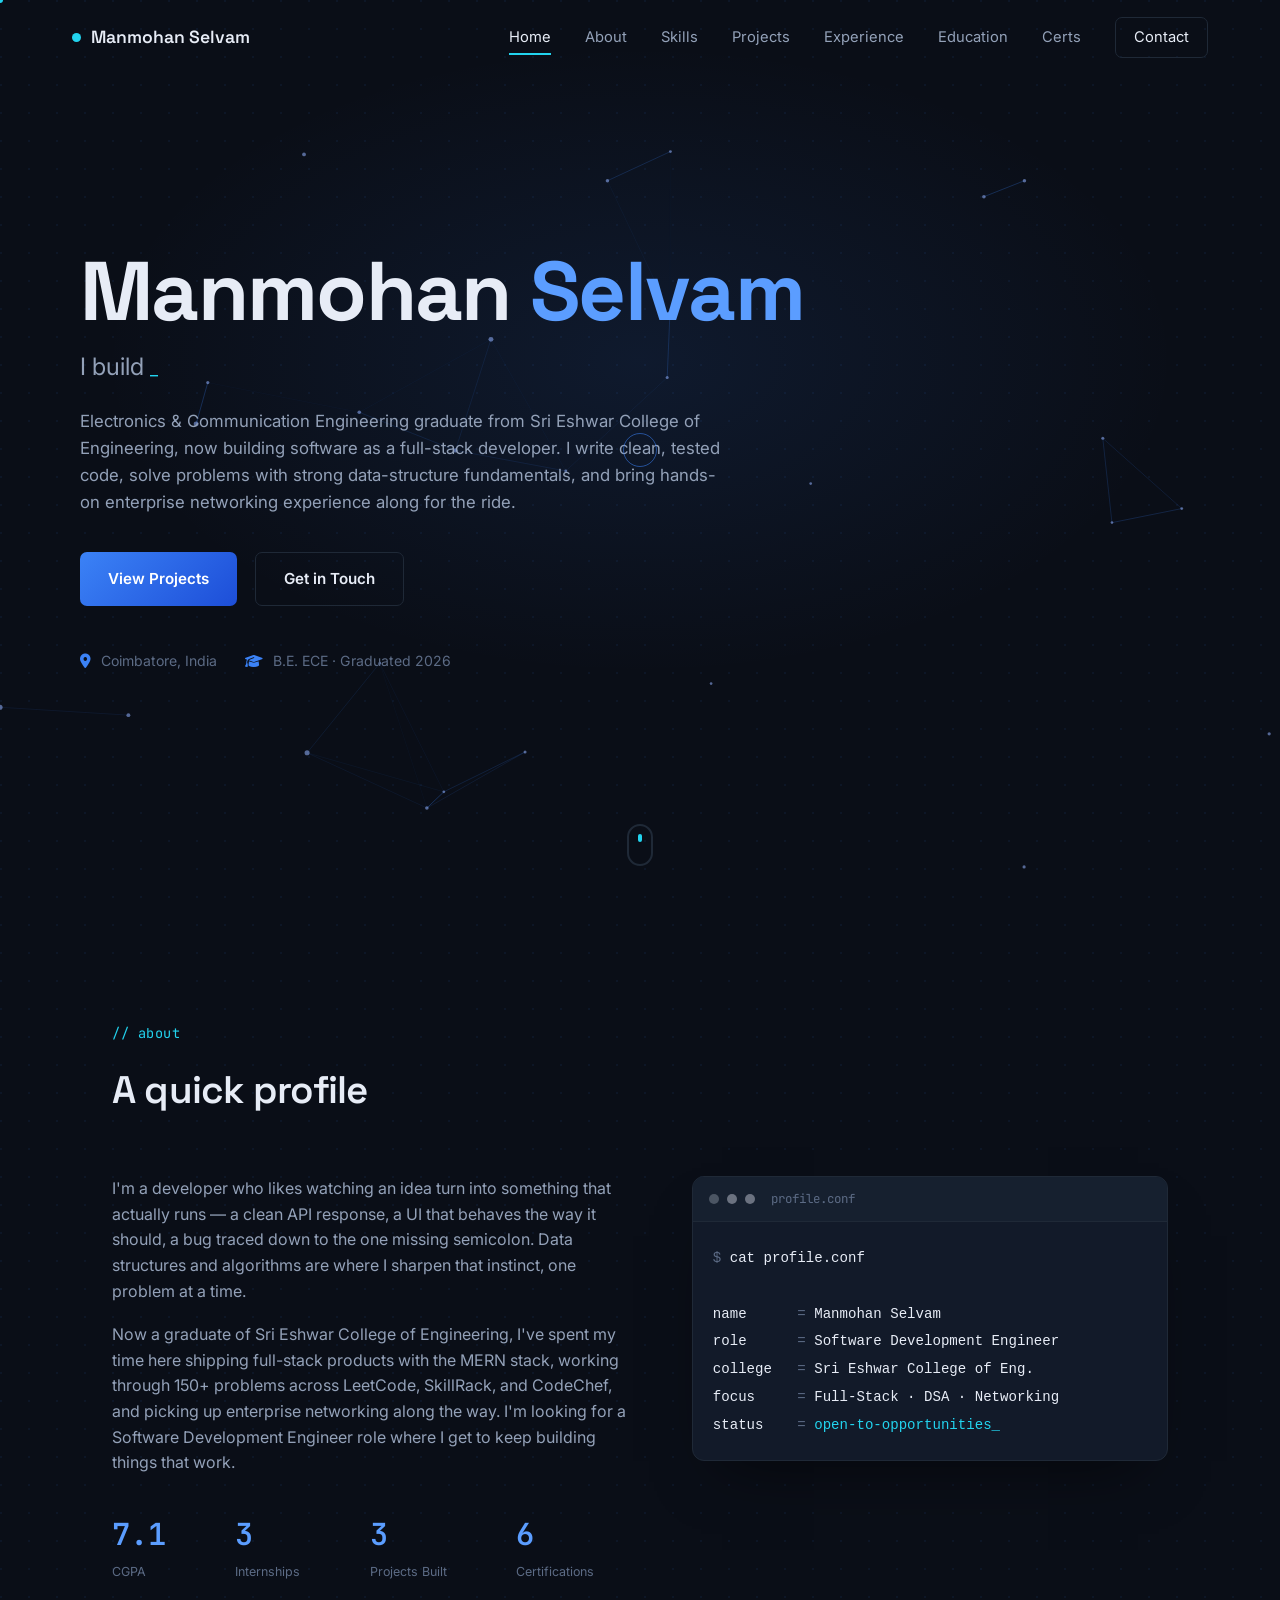
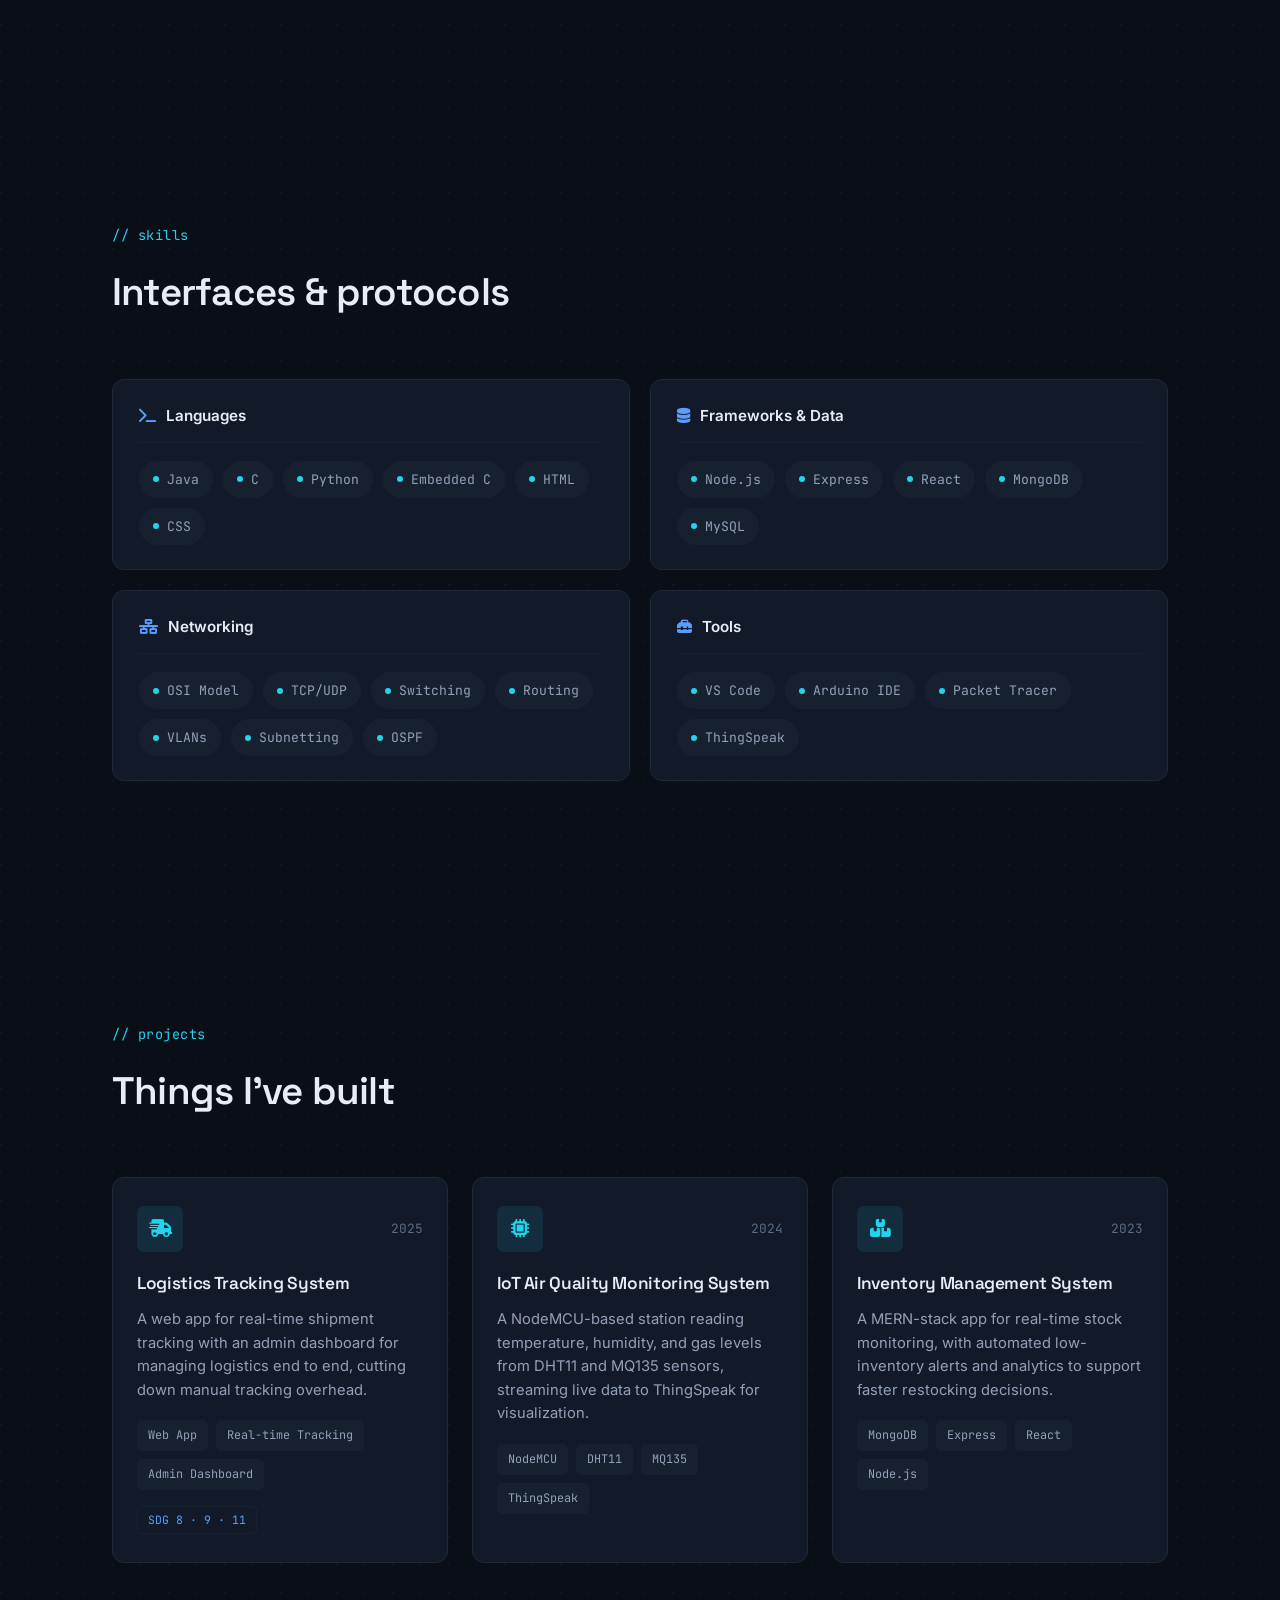
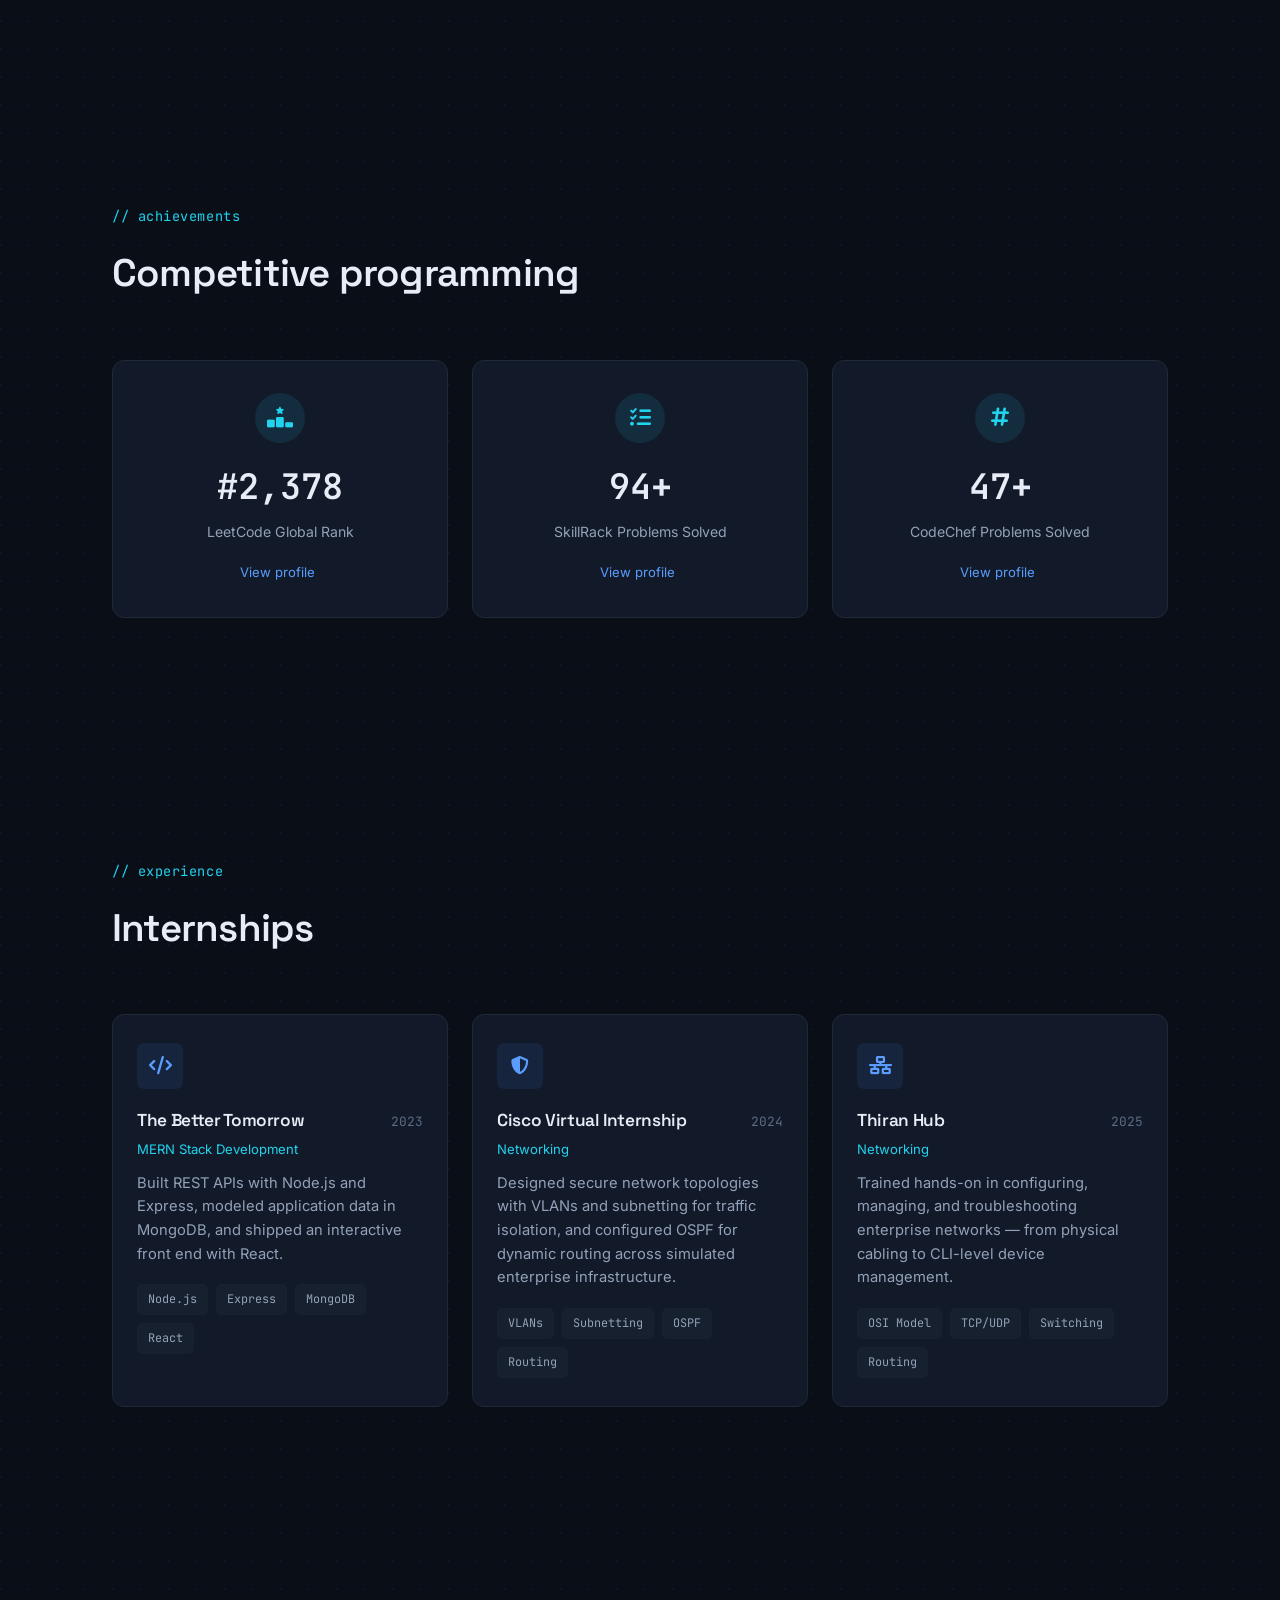
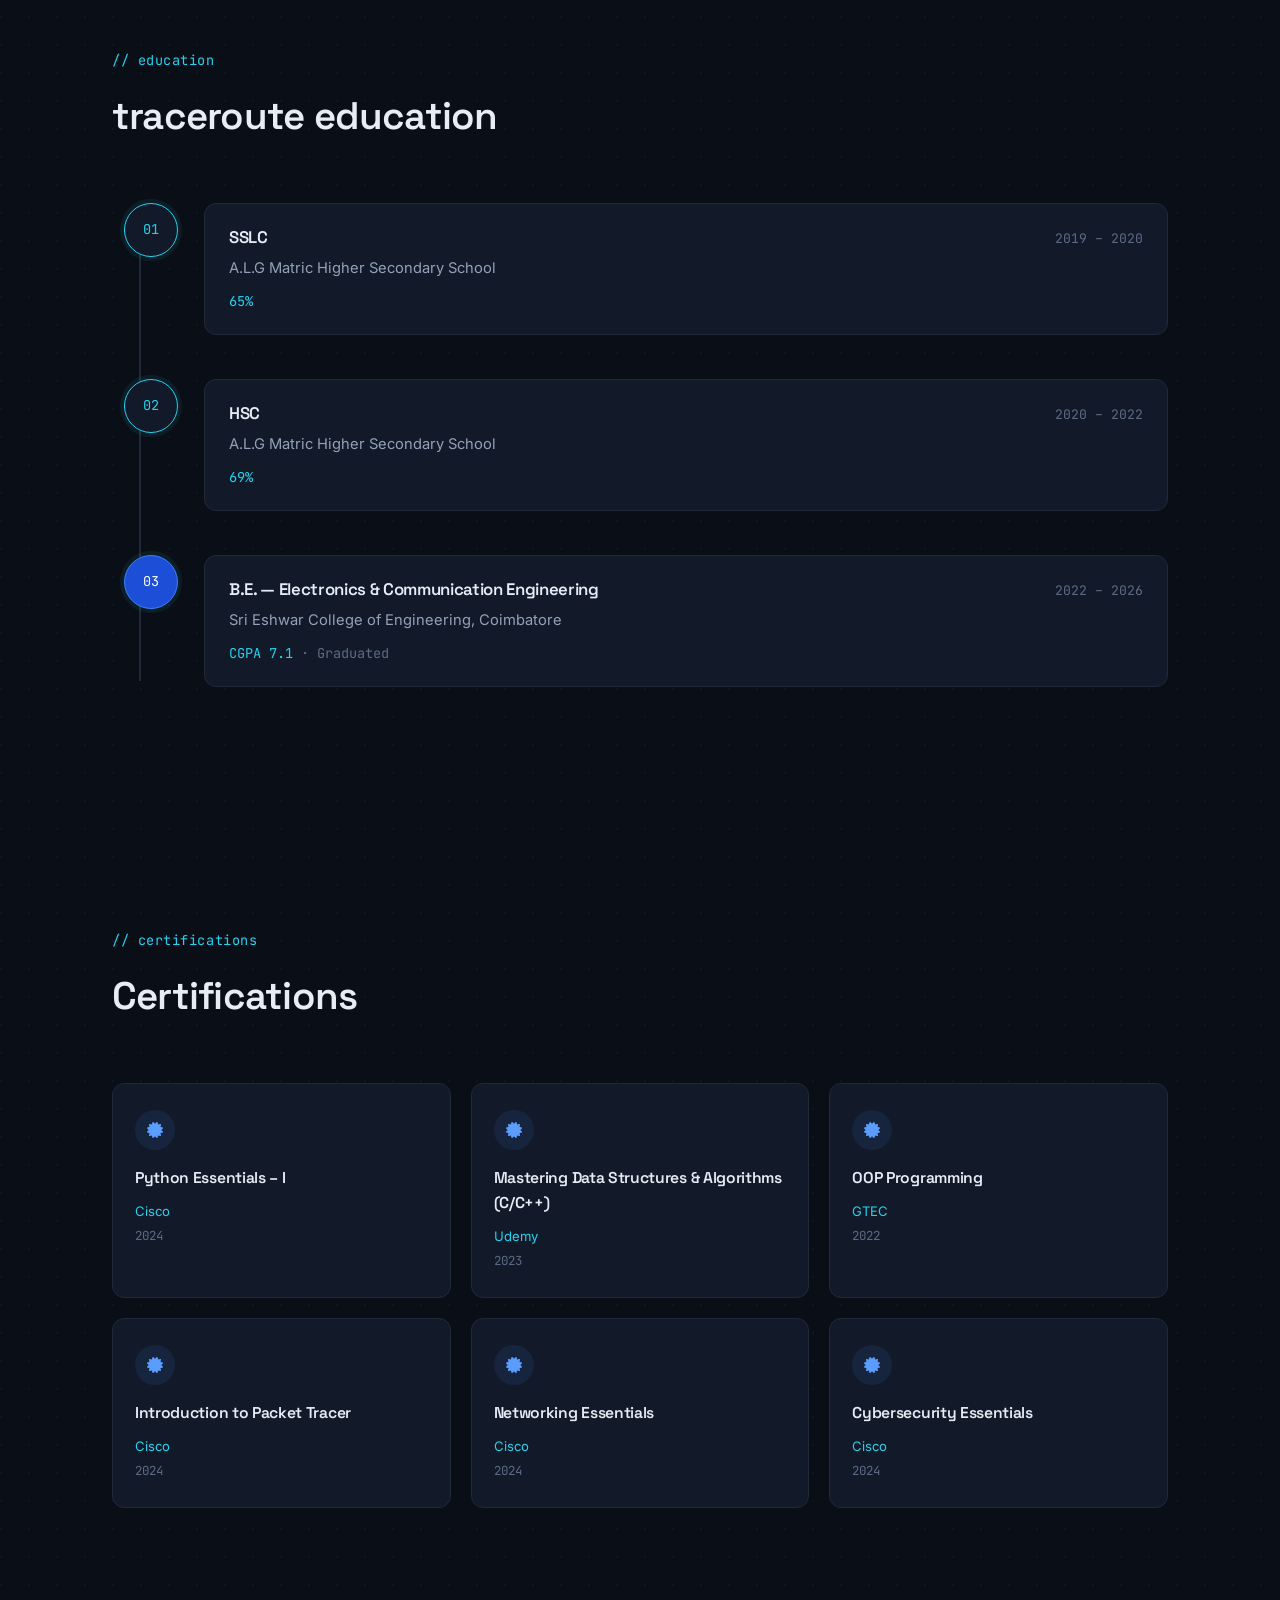
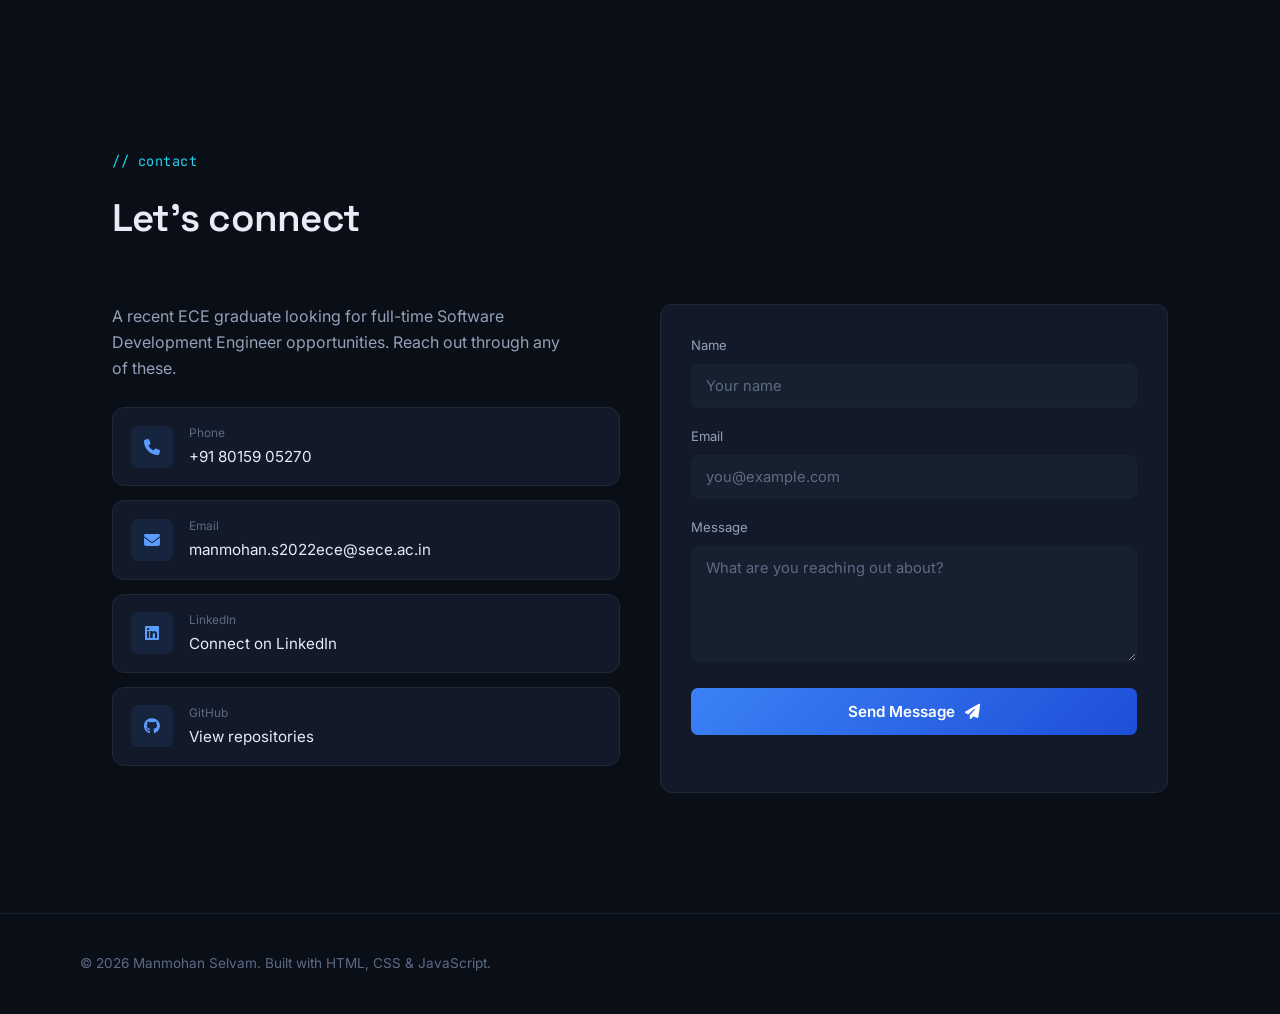
<file: index.html>
<!DOCTYPE html>
<html lang="en">
<head>
<meta charset="UTF-8" />
<meta name="viewport" content="width=device-width, initial-scale=1.0" />
<title>Manmohan Selvam — Software Development Engineer</title>
<meta name="description" content="Manmohan Selvam — Software Development Engineer with full-stack (MERN) experience, strong DSA fundamentals, and hands-on enterprise networking background." />
<link rel="icon" href="data:image/svg+xml,%3Csvg xmlns='http://www.w3.org/2000/svg' viewBox='0 0 32 32'%3E%3Crect width='32' height='32' rx='7' fill='%230a0e17'/%3E%3Ccircle cx='9' cy='23' r='3' fill='%2322d3ee'/%3E%3Ccircle cx='23' cy='9' r='3' fill='%233b82f6'/%3E%3Ccircle cx='23' cy='23' r='3' fill='%233b82f6'/%3E%3Cpath d='M9 23L23 9M9 23L23 23' stroke='%23334155' stroke-width='1.5'/%3E%3C/svg%3E" />
<link rel="preconnect" href="https://fonts.googleapis.com">
<link rel="preconnect" href="https://fonts.gstatic.com" crossorigin>
<link href="https://fonts.googleapis.com/css2?family=Space+Grotesk:wght@500;600;700&family=Inter:wght@400;500;600&family=JetBrains+Mono:wght@400;500;600&display=swap" rel="stylesheet">
<link rel="stylesheet" href="https://cdnjs.cloudflare.com/ajax/libs/font-awesome/6.5.1/css/all.min.css" integrity="sha512-DTOQO9RWCH3ppGqcWaEA1BIZOC6xxalwEsw9c2QQeAIftl+Vegovlnee1c9QX4TctnWMn13TZye+giMm8e2LwA==" crossorigin="anonymous" referrerpolicy="no-referrer" />
<link rel="stylesheet" href="style.css" />
</head>
<body>

<header class="navbar" id="navbar">
  <div class="nav-container">
    <a href="#home" class="nav-logo"><span class="logo-dot"></span>Manmohan Selvam</a>
    <nav class="nav-links" id="nav-links">
      <a href="#home" class="nav-link">Home</a>
      <a href="#about" class="nav-link">About</a>
      <a href="#skills" class="nav-link">Skills</a>
      <a href="#projects" class="nav-link">Projects</a>
      <a href="#experience" class="nav-link">Experience</a>
      <a href="#education" class="nav-link">Education</a>
      <a href="#certifications" class="nav-link">Certs</a>
      <a href="#contact" class="nav-link nav-cta">Contact</a>
    </nav>
    <button class="hamburger" id="hamburger" aria-label="Toggle navigation menu" aria-expanded="false">
      <span></span><span></span><span></span>
    </button>
  </div>
</header>

<main>

  <!-- HERO -->
  <section id="home" class="hero">
    <canvas id="hero-canvas"></canvas>
    <div class="hero-content">
      <h1 class="hero-name">Manmohan <span class="accent">Selvam</span></h1>
      <p class="hero-role">I build <span class="role-typed mono" id="typed-role"></span><span class="cursor cursor-role">_</span></p>
      <p class="hero-desc">Electronics &amp; Communication Engineering graduate from Sri Eshwar College of Engineering, now building software as a full-stack developer. I write clean, tested code, solve problems with strong data-structure fundamentals, and bring hands-on enterprise networking experience along for the ride.</p>
      <div class="hero-cta">
        <a href="#projects" class="btn btn-primary" data-cursor="View">View Projects</a>
        <a href="#contact" class="btn btn-outline" data-cursor="Hi">Get in Touch</a>
      </div>
      <div class="hero-meta">
        <span><i class="fa-solid fa-location-dot"></i> Coimbatore, India</span>
        <span><i class="fa-solid fa-graduation-cap"></i> B.E. ECE · Graduated 2026</span>
      </div>
    </div>
    <a href="#about" class="scroll-cue" aria-label="Scroll to About section"><span></span></a>
  </section>

  <!-- ABOUT -->
  <section id="about" class="section about">
    <div class="section-head reveal">
      <p class="eyebrow mono">// about</p>
      <h2 class="section-title">A quick profile</h2>
    </div>
    <div class="about-grid">
      <div class="about-text reveal">
        <p>I'm a developer who likes watching an idea turn into something that actually runs — a clean API response, a UI that behaves the way it should, a bug traced down to the one missing semicolon. Data structures and algorithms are where I sharpen that instinct, one problem at a time.</p>
        <p>Now a graduate of Sri Eshwar College of Engineering, I've spent my time here shipping full-stack products with the MERN stack, working through 150+ problems across LeetCode, SkillRack, and CodeChef, and picking up enterprise networking along the way. I'm looking for a Software Development Engineer role where I get to keep building things that work.</p>
        <div class="about-stats">
          <div class="stat">
            <span class="stat-num mono" data-count="7.1" data-decimal="true">0</span>
            <span class="stat-label">CGPA</span>
          </div>
          <div class="stat">
            <span class="stat-num mono" data-count="3">0</span>
            <span class="stat-label">Internships</span>
          </div>
          <div class="stat">
            <span class="stat-num mono" data-count="3">0</span>
            <span class="stat-label">Projects Built</span>
          </div>
          <div class="stat">
            <span class="stat-num mono" data-count="6">0</span>
            <span class="stat-label">Certifications</span>
          </div>
        </div>
      </div>
      <div class="about-terminal reveal">
        <div class="terminal-window">
          <div class="terminal-bar">
            <span class="dot dot-r"></span><span class="dot dot-y"></span><span class="dot dot-g"></span>
            <p class="terminal-title mono">profile.conf</p>
          </div>
          <pre class="terminal-body mono"><code><span class="tc-muted">$</span> cat profile.conf

name      <span class="tc-muted">=</span> Manmohan Selvam
role      <span class="tc-muted">=</span> Software Development Engineer
college   <span class="tc-muted">=</span> Sri Eshwar College of Eng.
focus     <span class="tc-muted">=</span> Full-Stack · DSA · Networking
status    <span class="tc-muted">=</span> <span class="tc-cyan">open-to-opportunities</span><span class="term-cursor">_</span></code></pre>
        </div>
      </div>
    </div>
  </section>

  <!-- SKILLS -->
  <section id="skills" class="section skills">
    <div class="section-head reveal">
      <p class="eyebrow mono">// skills</p>
      <h2 class="section-title">Interfaces &amp; protocols</h2>
    </div>
    <div class="skills-groups">
      <div class="skill-group reveal">
        <div class="skill-group-header"><i class="fa-solid fa-terminal"></i><span>Languages</span></div>
        <div class="skill-chip-list">
          <span class="skill-chip"><i class="chip-dot"></i>Java</span>
          <span class="skill-chip"><i class="chip-dot"></i>C</span>
          <span class="skill-chip"><i class="chip-dot"></i>Python</span>
          <span class="skill-chip"><i class="chip-dot"></i>Embedded C</span>
          <span class="skill-chip"><i class="chip-dot"></i>HTML</span>
          <span class="skill-chip"><i class="chip-dot"></i>CSS</span>
        </div>
      </div>
      <div class="skill-group reveal">
        <div class="skill-group-header"><i class="fa-solid fa-database"></i><span>Frameworks &amp; Data</span></div>
        <div class="skill-chip-list">
          <span class="skill-chip"><i class="chip-dot"></i>Node.js</span>
          <span class="skill-chip"><i class="chip-dot"></i>Express</span>
          <span class="skill-chip"><i class="chip-dot"></i>React</span>
          <span class="skill-chip"><i class="chip-dot"></i>MongoDB</span>
          <span class="skill-chip"><i class="chip-dot"></i>MySQL</span>
        </div>
      </div>
      <div class="skill-group reveal">
        <div class="skill-group-header"><i class="fa-solid fa-network-wired"></i><span>Networking</span></div>
        <div class="skill-chip-list">
          <span class="skill-chip"><i class="chip-dot"></i>OSI Model</span>
          <span class="skill-chip"><i class="chip-dot"></i>TCP/UDP</span>
          <span class="skill-chip"><i class="chip-dot"></i>Switching</span>
          <span class="skill-chip"><i class="chip-dot"></i>Routing</span>
          <span class="skill-chip"><i class="chip-dot"></i>VLANs</span>
          <span class="skill-chip"><i class="chip-dot"></i>Subnetting</span>
          <span class="skill-chip"><i class="chip-dot"></i>OSPF</span>
        </div>
      </div>
      <div class="skill-group reveal">
        <div class="skill-group-header"><i class="fa-solid fa-toolbox"></i><span>Tools</span></div>
        <div class="skill-chip-list">
          <span class="skill-chip"><i class="chip-dot"></i>VS Code</span>
          <span class="skill-chip"><i class="chip-dot"></i>Arduino IDE</span>
          <span class="skill-chip"><i class="chip-dot"></i>Packet Tracer</span>
          <span class="skill-chip"><i class="chip-dot"></i>ThingSpeak</span>
        </div>
      </div>
    </div>
  </section>

  <!-- PROJECTS -->
  <section id="projects" class="section projects">
    <div class="section-head reveal">
      <p class="eyebrow mono">// projects</p>
      <h2 class="section-title">Things I've built</h2>
    </div>
    <div class="project-grid">
      <article class="project-card reveal" data-cursor="View">
        <div class="project-top">
          <div class="project-icon"><i class="fa-solid fa-truck-fast"></i></div>
          <span class="project-year mono">2025</span>
        </div>
        <h3 class="project-title">Logistics Tracking System</h3>
        <p class="project-desc">A web app for real-time shipment tracking with an admin dashboard for managing logistics end to end, cutting down manual tracking overhead.</p>
        <div class="tag-list">
          <span class="tag">Web App</span><span class="tag">Real-time Tracking</span><span class="tag">Admin Dashboard</span>
        </div>
        <span class="project-badge mono">SDG 8 · 9 · 11</span>
      </article>
      <article class="project-card reveal" data-cursor="View">
        <div class="project-top">
          <div class="project-icon"><i class="fa-solid fa-microchip"></i></div>
          <span class="project-year mono">2024</span>
        </div>
        <h3 class="project-title">IoT Air Quality Monitoring System</h3>
        <p class="project-desc">A NodeMCU-based station reading temperature, humidity, and gas levels from DHT11 and MQ135 sensors, streaming live data to ThingSpeak for visualization.</p>
        <div class="tag-list">
          <span class="tag">NodeMCU</span><span class="tag">DHT11</span><span class="tag">MQ135</span><span class="tag">ThingSpeak</span>
        </div>
      </article>
      <article class="project-card reveal" data-cursor="View">
        <div class="project-top">
          <div class="project-icon"><i class="fa-solid fa-boxes-stacked"></i></div>
          <span class="project-year mono">2023</span>
        </div>
        <h3 class="project-title">Inventory Management System</h3>
        <p class="project-desc">A MERN-stack app for real-time stock monitoring, with automated low-inventory alerts and analytics to support faster restocking decisions.</p>
        <div class="tag-list">
          <span class="tag">MongoDB</span><span class="tag">Express</span><span class="tag">React</span><span class="tag">Node.js</span>
        </div>
      </article>
    </div>
  </section>

  <!-- ACHIEVEMENTS -->
  <section id="achievements" class="section achievements">
    <div class="section-head reveal">
      <p class="eyebrow mono">// achievements</p>
      <h2 class="section-title">Competitive programming</h2>
    </div>
    <div class="achieve-grid">
      <div class="achieve-card reveal">
        <div class="achieve-icon"><i class="fa-solid fa-ranking-star"></i></div>
        <span class="achieve-num mono" data-count="2523" data-prefix="#">0</span>
        <span class="achieve-label">LeetCode Global Rank</span>
        <a href="#" class="achieve-link" data-cursor="Open">View profile <i class="fa-solid fa-arrow-up-right"></i></a>
      </div>
      <div class="achieve-card reveal">
        <div class="achieve-icon"><i class="fa-solid fa-list-check"></i></div>
        <span class="achieve-num mono" data-count="100" data-suffix="+">0</span>
        <span class="achieve-label">SkillRack Problems Solved</span>
        <a href="#" class="achieve-link" data-cursor="Open">View profile <i class="fa-solid fa-arrow-up-right"></i></a>
      </div>
      <div class="achieve-card reveal">
        <div class="achieve-icon"><i class="fa-solid fa-hashtag"></i></div>
        <span class="achieve-num mono" data-count="50" data-suffix="+">0</span>
        <span class="achieve-label">CodeChef Problems Solved</span>
        <a href="#" class="achieve-link" data-cursor="Open">View profile <i class="fa-solid fa-arrow-up-right"></i></a>
      </div>
    </div>
  </section>

  <!-- EXPERIENCE -->
  <section id="experience" class="section experience">
    <div class="section-head reveal">
      <p class="eyebrow mono">// experience</p>
      <h2 class="section-title">Internships</h2>
    </div>
    <div class="exp-grid">
      <article class="exp-card reveal">
        <div class="exp-icon"><i class="fa-solid fa-code"></i></div>
        <div class="exp-header">
          <h3 class="exp-title">The Better Tomorrow</h3>
          <span class="exp-year mono">2023</span>
        </div>
        <span class="exp-org">MERN Stack Development</span>
        <p class="exp-desc">Built REST APIs with Node.js and Express, modeled application data in MongoDB, and shipped an interactive front end with React.</p>
        <div class="tag-list">
          <span class="tag">Node.js</span><span class="tag">Express</span><span class="tag">MongoDB</span><span class="tag">React</span>
        </div>
      </article>
      <article class="exp-card reveal">
        <div class="exp-icon"><i class="fa-solid fa-shield-halved"></i></div>
        <div class="exp-header">
          <h3 class="exp-title">Cisco Virtual Internship</h3>
          <span class="exp-year mono">2024</span>
        </div>
        <span class="exp-org">Networking</span>
        <p class="exp-desc">Designed secure network topologies with VLANs and subnetting for traffic isolation, and configured OSPF for dynamic routing across simulated enterprise infrastructure.</p>
        <div class="tag-list">
          <span class="tag">VLANs</span><span class="tag">Subnetting</span><span class="tag">OSPF</span><span class="tag">Routing</span>
        </div>
      </article>
      <article class="exp-card reveal">
        <div class="exp-icon"><i class="fa-solid fa-network-wired"></i></div>
        <div class="exp-header">
          <h3 class="exp-title">Thiran Hub</h3>
          <span class="exp-year mono">2025</span>
        </div>
        <span class="exp-org">Networking</span>
        <p class="exp-desc">Trained hands-on in configuring, managing, and troubleshooting enterprise networks — from physical cabling to CLI-level device management.</p>
        <div class="tag-list">
          <span class="tag">OSI Model</span><span class="tag">TCP/UDP</span><span class="tag">Switching</span><span class="tag">Routing</span>
        </div>
      </article>
    </div>
  </section>

  <!-- EDUCATION -->
  <section id="education" class="section education">
    <div class="section-head reveal">
      <p class="eyebrow mono">// education</p>
      <h2 class="section-title">traceroute education</h2>
    </div>
    <div class="trace-timeline">
      <div class="trace-hop reveal" data-hop="1">
        <div class="hop-marker mono">01</div>
        <div class="hop-content">
          <div class="hop-top">
            <h3 class="hop-title">SSLC</h3>
            <span class="hop-year mono">2019 – 2020</span>
          </div>
          <span class="hop-org">A.L.G Matric Higher Secondary School</span>
          <span class="hop-score mono">65%</span>
        </div>
      </div>
      <div class="trace-hop reveal" data-hop="2">
        <div class="hop-marker mono">02</div>
        <div class="hop-content">
          <div class="hop-top">
            <h3 class="hop-title">HSC</h3>
            <span class="hop-year mono">2020 – 2022</span>
          </div>
          <span class="hop-org">A.L.G Matric Higher Secondary School</span>
          <span class="hop-score mono">69%</span>
        </div>
      </div>
      <div class="trace-hop current reveal" data-hop="3">
        <div class="hop-marker mono">03</div>
        <div class="hop-content">
          <div class="hop-top">
            <h3 class="hop-title">B.E. — Electronics &amp; Communication Engineering</h3>
            <span class="hop-year mono">2022 – 2026</span>
          </div>
          <span class="hop-org">Sri Eshwar College of Engineering, Coimbatore</span>
          <span class="hop-score mono">CGPA 7.1 <em>· Graduated</em></span>
        </div>
      </div>
    </div>
  </section>

  <!-- CERTIFICATIONS -->
  <section id="certifications" class="section certifications">
    <div class="section-head reveal">
      <p class="eyebrow mono">// certifications</p>
      <h2 class="section-title">Certifications</h2>
    </div>
    <div class="cert-grid">
      <div class="cert-card reveal">
        <div class="cert-icon"><i class="fa-solid fa-certificate"></i></div>
        <h3 class="cert-name">Python Essentials – I</h3>
        <span class="cert-issuer">Cisco</span>
        <span class="cert-year mono">2024</span>
      </div>
      <div class="cert-card reveal">
        <div class="cert-icon"><i class="fa-solid fa-certificate"></i></div>
        <h3 class="cert-name">Mastering Data Structures &amp; Algorithms (C/C++)</h3>
        <span class="cert-issuer">Udemy</span>
        <span class="cert-year mono">2023</span>
      </div>
      <div class="cert-card reveal">
        <div class="cert-icon"><i class="fa-solid fa-certificate"></i></div>
        <h3 class="cert-name">OOP Programming</h3>
        <span class="cert-issuer">GTEC</span>
        <span class="cert-year mono">2022</span>
      </div>
      <div class="cert-card reveal">
        <div class="cert-icon"><i class="fa-solid fa-certificate"></i></div>
        <h3 class="cert-name">Introduction to Packet Tracer</h3>
        <span class="cert-issuer">Cisco</span>
        <span class="cert-year mono">2024</span>
      </div>
      <div class="cert-card reveal">
        <div class="cert-icon"><i class="fa-solid fa-certificate"></i></div>
        <h3 class="cert-name">Networking Essentials</h3>
        <span class="cert-issuer">Cisco</span>
        <span class="cert-year mono">2024</span>
      </div>
      <div class="cert-card reveal">
        <div class="cert-icon"><i class="fa-solid fa-certificate"></i></div>
        <h3 class="cert-name">Cybersecurity Essentials</h3>
        <span class="cert-issuer">Cisco</span>
        <span class="cert-year mono">2024</span>
      </div>
    </div>
  </section>

  <!-- CONTACT -->
  <section id="contact" class="section contact">
    <div class="section-head reveal">
      <p class="eyebrow mono">// contact</p>
      <h2 class="section-title">Let's connect</h2>
    </div>
    <div class="contact-grid">
      <div class="contact-info reveal">
        <p class="contact-lede">A recent ECE graduate looking for full-time Software Development Engineer opportunities. Reach out through any of these.</p>
        <a href="tel:+918015905270" class="contact-card" data-cursor="Call">
          <div class="contact-icon"><i class="fa-solid fa-phone"></i></div>
          <div><span class="contact-label">Phone</span><span class="contact-value">+91 80159 05270</span></div>
        </a>
        <a href="mailto:manmohan.s2022ece@sece.ac.in" class="contact-card" data-cursor="Email">
          <div class="contact-icon"><i class="fa-solid fa-envelope"></i></div>
          <div><span class="contact-label">Email</span><span class="contact-value">manmohan.s2022ece@sece.ac.in</span></div>
        </a>
        <a href="#" class="contact-card" data-cursor="Connect">
          <div class="contact-icon"><i class="fa-brands fa-linkedin"></i></div>
          <div><span class="contact-label">LinkedIn</span><span class="contact-value">Connect on LinkedIn</span></div>
        </a>
        <a href="#" class="contact-card" data-cursor="Code">
          <div class="contact-icon"><i class="fa-brands fa-github"></i></div>
          <div><span class="contact-label">GitHub</span><span class="contact-value">View repositories</span></div>
        </a>
      </div>
      <form class="contact-form reveal" id="contact-form">
        <div class="form-group">
          <label for="name">Name</label>
          <input type="text" id="name" name="name" placeholder="Your name" required />
        </div>
        <div class="form-group">
          <label for="email">Email</label>
          <input type="email" id="email" name="email" placeholder="you@example.com" required />
        </div>
        <div class="form-group">
          <label for="message">Message</label>
          <textarea id="message" name="message" rows="5" placeholder="What are you reaching out about?" required></textarea>
        </div>
        <button type="submit" class="btn btn-primary btn-full" data-cursor="Send">
          <span>Send Message</span> <i class="fa-solid fa-paper-plane"></i>
        </button>
        <p class="form-note mono" id="form-note"></p>
      </form>
    </div>
  </section>

</main>

<footer class="footer">
  <div class="footer-content">
    <p>© <span id="year"></span> Manmohan Selvam. Built with HTML, CSS &amp; JavaScript.</p>
    <button id="back-to-top" aria-label="Back to top" data-cursor="Top"><i class="fa-solid fa-arrow-up"></i></button>
  </div>
</footer>

<script src="script.js"></script>
</body>
</html>
</file>
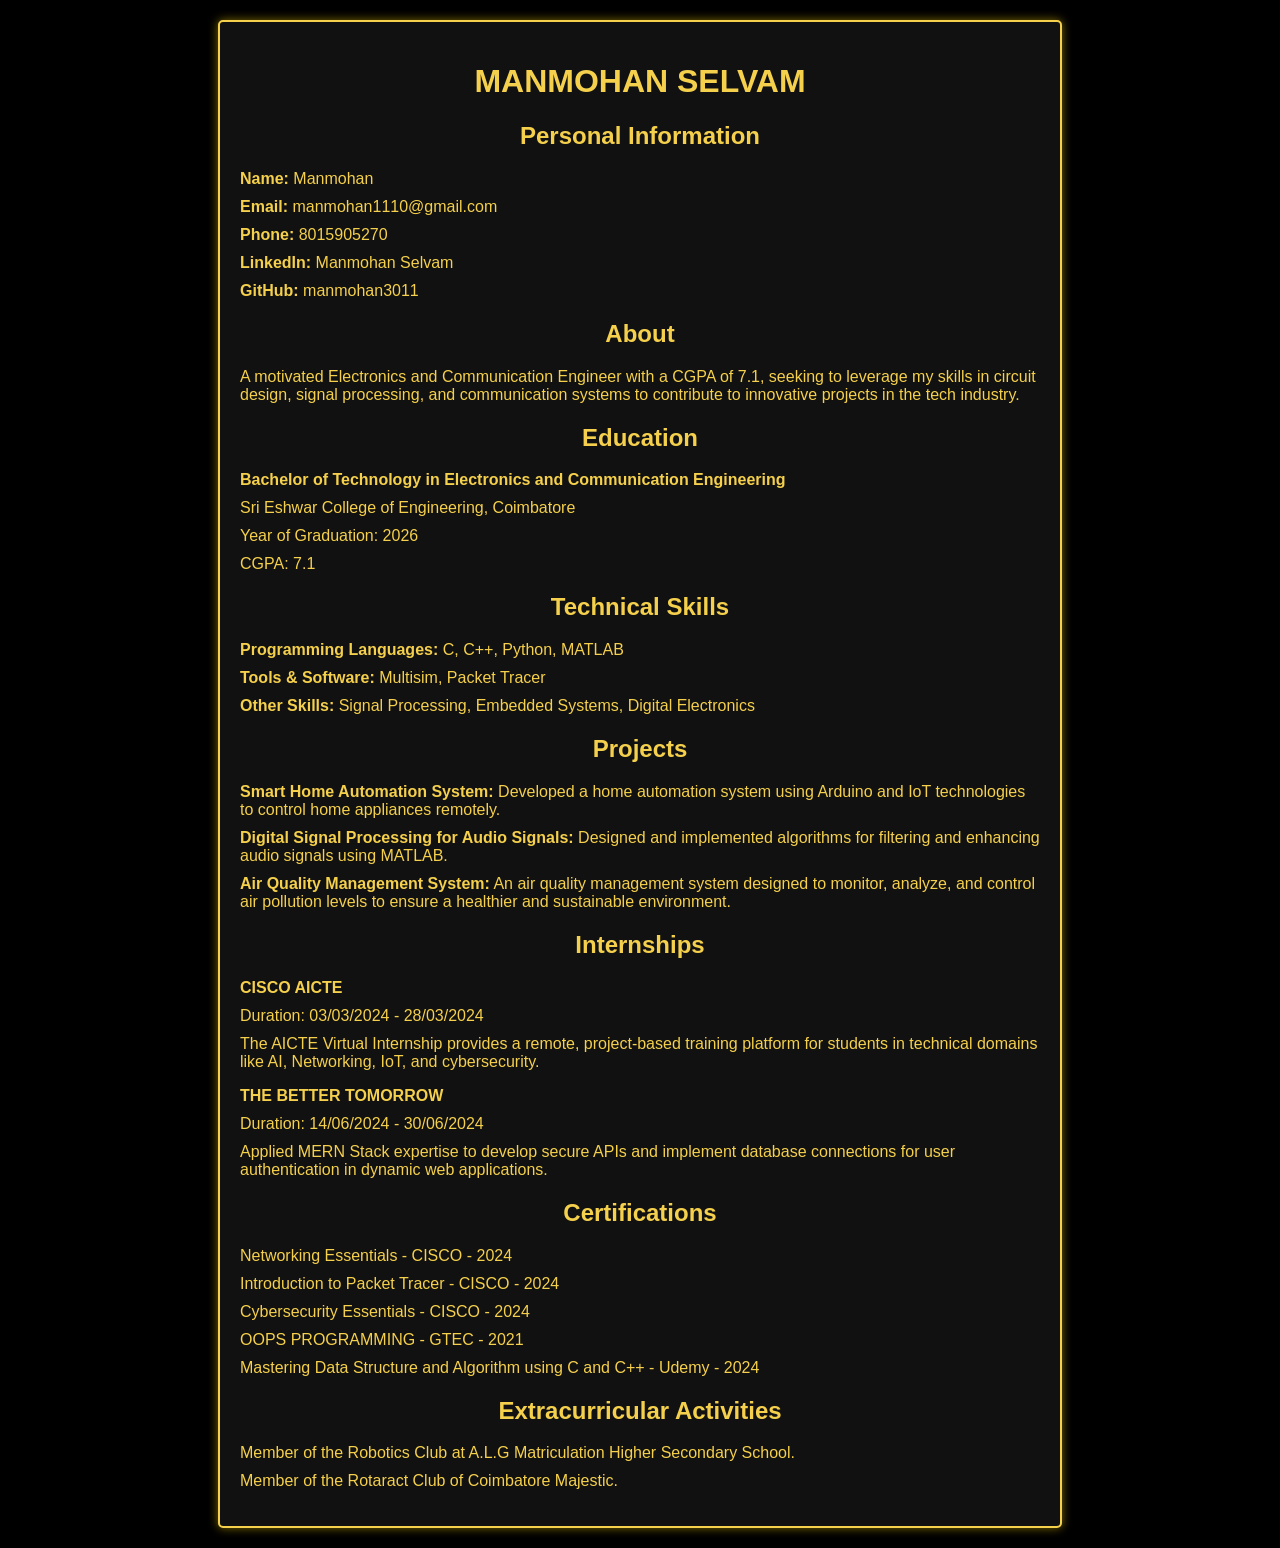
<file: portfolio.html>
<!DOCTYPE html>
<html lang="en">
<head>
    <meta charset="UTF-8">
    <meta name="viewport" content="width=device-width, initial-scale=1.0">
    <title>Portfolio - ECE Engineer</title>
    <style>
        body {
            font-family: Arial, sans-serif;
            margin: 0;
            padding: 20px;
            background-color: #000;
            color: #f5d04c; /* Gold color */
        }
        h1, h2 {
            text-align: center;
            animation: fadeIn 1s ease-in-out;
        }
        ul {
            list-style-type: none;
            padding: 0;
        }
        .container {
            max-width: 800px;
            margin: auto;
            padding: 20px;
            border: 2px solid #f5d04c; /* Gold border */
            border-radius: 5px;
            background: #111; /* Dark background */
            box-shadow: 0 0 10px rgba(255, 215, 0, 0.5); /* Gold shadow */
            animation: slideIn 0.5s ease-in-out;
        }
        li {
            margin: 10px 0;
            opacity: 0;
            transform: translateY(20px);
            animation: fadeInUp 0.5s forwards; /* Extra animation for list items */
            animation-delay: var(--delay);
        }
        li:hover {
            transform: scale(1.05);
            color: #fff; /* Change text color on hover */
        }
        a {
            color: #f5d04c; /* Gold links */
            text-decoration: none;
            transition: color 0.3s;
        }
        a:hover {
            text-decoration: underline;
            color: #fff; /* Change link color on hover */
        }
        
        @keyframes fadeIn {
            from { opacity: 0; }
            to { opacity: 1; }
        }
        
        @keyframes slideIn {
            from { transform: translateY(-20px); opacity: 0; }
            to { transform: translateY(0); opacity: 1; }
        }

        @keyframes fadeInUp {
            from { opacity: 0; transform: translateY(20px); }
            to { opacity: 1; transform: translateY(0); }
        }
    </style>
</head>
<body>

<div class="container">
    <h1>MANMOHAN SELVAM</h1>
    
    <h2> Personal Information</h2>
    <ul>
        <li style="--delay: 0s;"><strong>Name:</strong> Manmohan</li>
        <li style="--delay: 0.1s;"><strong>Email:</strong> <a href="mailto:manmohan1110@gmail.com">manmohan1110@gmail.com</a></li>
        <li style="--delay: 0.2s;"><strong>Phone:</strong> 8015905270</li>
        <li style="--delay: 0.3s;"><strong>LinkedIn:</strong> <a href="https://www.linkedin.com/in/manmohan-selvam-3a5b33339?utm_source=share&utm_campaign=share_via&utm_content=profile&utm_medium=android_app">Manmohan Selvam</a></li>
        <li style="--delay: 0.4s;"><strong>GitHub:</strong> <a href="https://github.com/manmohan3011">manmohan3011</a></li>
    </ul>

    <h2> About</h2>
    <p>A motivated Electronics and Communication Engineer with a CGPA of 7.1, seeking to leverage my skills in circuit design, signal processing, and communication systems to contribute to innovative projects in the tech industry.</p>

    <h2> Education</h2>
    <ul>
        <li style="--delay: 0.5s;"><strong>Bachelor of Technology in Electronics and Communication Engineering</strong></li>
        <li style="--delay: 0.6s;">Sri Eshwar College of Engineering, Coimbatore</li>
        <li style="--delay: 0.7s;">Year of Graduation: 2026</li>
        <li style="--delay: 0.8s;">CGPA: 7.1</li>
    </ul>

    <h2> Technical Skills</h2>
    <ul>
        <li style="--delay: 0.9s;"><strong>Programming Languages:</strong> C, C++, Python, MATLAB</li>
        <li style="--delay: 1.0s;"><strong>Tools & Software:</strong> Multisim, Packet Tracer</li>
        <li style="--delay: 1.1s;"><strong>Other Skills:</strong> Signal Processing, Embedded Systems, Digital Electronics</li>
    </ul>

    <h2> Projects</h2>
    <ul>
        <li style="--delay: 1.2s;"><strong>Smart Home Automation System:</strong> Developed a home automation system using Arduino and IoT technologies to control home appliances remotely.</li>
        <li style="--delay: 1.3s;"><strong>Digital Signal Processing for Audio Signals:</strong> Designed and implemented algorithms for filtering and enhancing audio signals using MATLAB.</li>
        <li style="--delay: 1.4s;"><strong>Air Quality Management System:</strong> An air quality management system designed to monitor, analyze, and control air pollution levels to ensure a healthier and sustainable environment.</li>
    </ul>

    <h2> Internships</h2>
    <ul>
        <li style="--delay: 1.5s;"><strong>CISCO AICTE</strong></li>
        <li style="--delay: 1.6s;">Duration: 03/03/2024 - 28/03/2024</li>
        <li style="--delay: 1.7s;">The AICTE Virtual Internship provides a remote, project-based training platform for students in technical domains like AI, Networking, IoT, and cybersecurity.</li>
    </ul>
    <ul>
        <li style="--delay: 1.8s;"><strong>THE BETTER TOMORROW</strong></li>
        <li style="--delay: 1.9s;">Duration: 14/06/2024 - 30/06/2024</li>
        <li style="--delay: 2.0s;">Applied MERN Stack expertise to develop secure APIs and implement database connections for user authentication in dynamic web applications.</li>
    </ul>

    <h2> Certifications</h2>
    <ul>
        <li style="--delay: 2.1s;">Networking Essentials - CISCO - 2024</li>
        <li style="--delay: 2.2s;">Introduction to Packet Tracer - CISCO - 2024</li>
        <li style="--delay: 2.3s;">Cybersecurity Essentials - CISCO - 2024</li>
        <li style="--delay: 2.4s;">OOPS PROGRAMMING - GTEC - 2021</li>
        <li style="--delay: 2.5s;">Mastering Data Structure and Algorithm using C and C++ - Udemy - 2024</li>
    </ul>

    <h2> Extracurricular Activities</h2>
    <ul>
        <li style="--delay: 2.6s;">Member of the Robotics Club at A.L.G Matriculation Higher Secondary School.</li>
        <li style="--delay: 2.7s;">Member of the Rotaract Club of Coimbatore Majestic.</li>
    </ul>
</div>

</body>
</html>
</file>
<file: style.css>
/* ============================================
   TOKENS
============================================ */
:root {
  --bg: #0a0e17;
  --bg-alt: #0d1420;
  --surface: #121a29;
  --surface-2: #16202f;
  --border: #1f2937;
  --border-soft: #182130;

  --blue: #3b82f6;
  --blue-bright: #5b9dff;
  --blue-dim: #1d4ed8;
  --cyan: #22d3ee;

  --text: #e7ecf6;
  --text-muted: #93a1b8;
  --text-faint: #5c6b85;

  --radius: 12px;
  --radius-sm: 7px;
  --ease: cubic-bezier(.22, .61, .36, 1);
  --dur: .5s;

  --font-display: 'Space Grotesk', sans-serif;
  --font-body: 'Inter', sans-serif;
  --font-mono: 'JetBrains Mono', monospace;

  --nav-h: 76px;
}

/* ============================================
   RESET & BASE
============================================ */
* { margin: 0; padding: 0; box-sizing: border-box; }

html {
  scroll-behavior: smooth;
}

body {
  background: var(--bg);
  color: var(--text);
  font-family: var(--font-body);
  line-height: 1.6;
  overflow-x: hidden;
  background-image:
    radial-gradient(circle at 1px 1px, rgba(59,130,246,.07) 1px, transparent 1px);
  background-size: 28px 28px;
}

img { max-width: 100%; display: block; }
a { color: inherit; text-decoration: none; }
ul { list-style: none; }
button { font-family: inherit; cursor: pointer; border: none; background: none; color: inherit; }
input, textarea { font-family: inherit; }

::selection { background: var(--blue-dim); color: #fff; }

::-webkit-scrollbar { width: 10px; }
::-webkit-scrollbar-track { background: var(--bg); }
::-webkit-scrollbar-thumb { background: var(--border); border-radius: 10px; }
::-webkit-scrollbar-thumb:hover { background: var(--blue-dim); }

:focus-visible {
  outline: 2px solid var(--cyan);
  outline-offset: 3px;
  border-radius: 4px;
}

.mono { font-family: var(--font-mono); }

.accent { color: var(--blue-bright); }

h1, h2, h3 { font-family: var(--font-display); letter-spacing: -0.02em; }

/* ============================================
   UTILITIES
============================================ */
.section {
  max-width: 1120px;
  margin: 0 auto;
  padding: 120px 32px;
  scroll-margin-top: var(--nav-h);
}

.section:nth-of-type(even) { }

.section-head { margin-bottom: 56px; }

.eyebrow {
  color: var(--cyan);
  font-size: .85rem;
  letter-spacing: .04em;
  margin-bottom: 14px;
  display: inline-block;
}

.section-title {
  font-size: clamp(1.7rem, 3.2vw, 2.4rem);
  font-weight: 600;
  color: var(--text);
}

.btn {
  display: inline-flex;
  align-items: center;
  gap: 10px;
  padding: 14px 28px;
  border-radius: var(--radius-sm);
  font-weight: 600;
  font-size: .95rem;
  transition: transform .35s var(--ease), box-shadow .35s var(--ease), background .35s var(--ease), border-color .35s var(--ease);
}

.btn-primary {
  background: linear-gradient(135deg, var(--blue), var(--blue-dim));
  color: #fff;
  box-shadow: 0 0 0 0 rgba(59,130,246,.5);
}
.btn-primary:hover {
  transform: translateY(-3px);
  box-shadow: 0 12px 30px -8px rgba(59,130,246,.55);
}

.btn-outline {
  border: 1px solid var(--border);
  color: var(--text);
}
.btn-outline:hover {
  border-color: var(--blue);
  color: var(--blue-bright);
  transform: translateY(-3px);
}

.btn-full { width: 100%; justify-content: center; }

/* reveal-on-scroll */
.reveal {
  opacity: 0;
  transform: translateY(28px);
  transition: opacity .8s var(--ease), transform .8s var(--ease);
}
.reveal.in-view {
  opacity: 1;
  transform: translateY(0);
}

/* stagger children within a grid when parent gets in-view class applied to items directly, handled via transition-delay in JS inline style */

/* ============================================
   NAVBAR
============================================ */
.navbar {
  position: fixed;
  top: 0; left: 0; right: 0;
  z-index: 1000;
  height: var(--nav-h);
  display: flex;
  align-items: center;
  background: transparent;
  border-bottom: 1px solid transparent;
  transition: background .4s var(--ease), border-color .4s var(--ease), height .4s var(--ease);
}

.navbar.scrolled {
  background: rgba(10, 14, 23, .82);
  backdrop-filter: blur(10px);
  border-bottom: 1px solid var(--border-soft);
  height: 64px;
}

.nav-container {
  width: 100%;
  max-width: 1200px;
  margin: 0 auto;
  padding: 0 32px;
  display: flex;
  align-items: center;
  justify-content: space-between;
}

.nav-logo {
  font-family: var(--font-display);
  font-weight: 600;
  font-size: 1.1rem;
  display: flex;
  align-items: center;
  gap: 10px;
}

.logo-dot {
  width: 9px; height: 9px;
  border-radius: 50%;
  background: var(--cyan);
  box-shadow: 0 0 0 0 rgba(34,211,238,.7);
  animation: pulse-dot 2.4s infinite;
}

@keyframes pulse-dot {
  0%   { box-shadow: 0 0 0 0 rgba(34,211,238,.55); }
  70%  { box-shadow: 0 0 0 8px rgba(34,211,238,0); }
  100% { box-shadow: 0 0 0 0 rgba(34,211,238,0); }
}

.nav-links {
  display: flex;
  align-items: center;
  gap: 34px;
}

.nav-link {
  position: relative;
  font-size: .92rem;
  color: var(--text-muted);
  transition: color .3s var(--ease);
  padding: 6px 0;
}

.nav-link::after {
  content: '';
  position: absolute;
  left: 0; bottom: 0;
  width: 0; height: 2px;
  background: var(--cyan);
  transition: width .3s var(--ease);
}

.nav-link:hover, .nav-link.active { color: var(--text); }
.nav-link:hover::after, .nav-link.active::after { width: 100%; }

.nav-cta {
  border: 1px solid var(--border);
  padding: 8px 18px;
  border-radius: var(--radius-sm);
  color: var(--text) !important;
}
.nav-cta::after { display: none; }
.nav-cta:hover { border-color: var(--blue); background: rgba(59,130,246,.08); }

.hamburger {
  display: none;
  flex-direction: column;
  gap: 5px;
  width: 26px;
  z-index: 1100;
}
.hamburger span {
  height: 2px;
  width: 100%;
  background: var(--text);
  border-radius: 2px;
  transition: transform .35s var(--ease), opacity .25s var(--ease);
}
.hamburger.open span:nth-child(1) { transform: translateY(7px) rotate(45deg); }
.hamburger.open span:nth-child(2) { opacity: 0; }
.hamburger.open span:nth-child(3) { transform: translateY(-7px) rotate(-45deg); }

/* ============================================
   HERO
============================================ */
.hero {
  position: relative;
  min-height: 100vh;
  display: flex;
  align-items: center;
  padding: var(--nav-h) 32px 60px;
  overflow: hidden;
}

#hero-canvas {
  position: absolute;
  inset: 0;
  width: 100%;
  height: 100%;
  z-index: 0;
}

.hero::before {
  content: '';
  position: absolute;
  inset: 0;
  background: radial-gradient(ellipse 60% 50% at 50% 40%, rgba(59,130,246,.10), transparent 70%);
  z-index: 0;
  pointer-events: none;
}

.hero-content {
  position: relative;
  z-index: 1;
  max-width: 1120px;
  margin: 0 auto;
  width: 100%;
}

.cursor {
  display: inline-block;
  color: var(--cyan);
  animation: blink 1s step-end infinite;
}
@keyframes blink { 50% { opacity: 0; } }

.hero-name {
  font-size: clamp(2.6rem, 8vw, 5.2rem);
  font-weight: 700;
  line-height: 1.02;
  margin: 6px 0 14px;
}

.hero-role {
  font-size: clamp(1.1rem, 2.4vw, 1.5rem);
  color: var(--text-muted);
  margin-bottom: 22px;
  min-height: 1.6em;
}

.role-typed { color: var(--blue-bright); }
.cursor-role { font-size: 1.1rem; }

.hero-desc {
  max-width: 640px;
  color: var(--text-muted);
  font-size: 1.05rem;
  margin-bottom: 36px;
}

.hero-cta {
  display: flex;
  gap: 18px;
  flex-wrap: wrap;
  margin-bottom: 44px;
}

.hero-meta {
  display: flex;
  gap: 28px;
  flex-wrap: wrap;
  color: var(--text-faint);
  font-size: .88rem;
}
.hero-meta i { color: var(--blue); margin-right: 6px; }

.scroll-cue {
  position: absolute;
  bottom: 34px;
  left: 50%;
  transform: translateX(-50%);
  z-index: 1;
  width: 26px;
  height: 42px;
  border: 2px solid var(--border);
  border-radius: 20px;
  display: flex;
  justify-content: center;
  padding-top: 8px;
}
.scroll-cue span {
  width: 4px; height: 8px;
  background: var(--cyan);
  border-radius: 2px;
  animation: scroll-dot 1.8s infinite;
}
@keyframes scroll-dot {
  0% { transform: translateY(0); opacity: 1; }
  70% { transform: translateY(14px); opacity: 0; }
  100% { opacity: 0; }
}

/* ============================================
   ABOUT
============================================ */
.about-grid {
  display: grid;
  grid-template-columns: 1.1fr 1fr;
  gap: 56px;
  align-items: start;
}

.about-text p {
  color: var(--text-muted);
  margin-bottom: 18px;
  max-width: 52ch;
}

.about-stats {
  display: grid;
  grid-template-columns: repeat(4, auto);
  gap: 28px;
  margin-top: 34px;
}

.stat { display: flex; flex-direction: column; }
.stat-num {
  font-size: 1.9rem;
  font-weight: 600;
  color: var(--blue-bright);
}
.stat-label {
  font-size: .78rem;
  color: var(--text-faint);
  margin-top: 4px;
}

.terminal-window {
  background: var(--surface);
  border: 1px solid var(--border);
  border-radius: var(--radius);
  overflow: hidden;
  box-shadow: 0 30px 60px -30px rgba(0,0,0,.6);
}

.terminal-bar {
  display: flex;
  align-items: center;
  gap: 8px;
  padding: 12px 16px;
  background: var(--surface-2);
  border-bottom: 1px solid var(--border);
}

.dot { width: 10px; height: 10px; border-radius: 50%; }
.dot-r { background: #4b5563; }
.dot-y { background: #6b7280; }
.dot-g { background: #6b7280; }

.terminal-title {
  margin-left: 8px;
  color: var(--text-faint);
  font-size: .78rem;
}

.terminal-body {
  padding: 22px 20px;
  font-size: .88rem;
  line-height: 1.9;
  color: var(--text);
  white-space: pre-wrap;
  overflow-x: auto;
}

.tc-muted { color: var(--text-faint); }
.tc-cyan { color: var(--cyan); }
.term-cursor { color: var(--cyan); animation: blink 1s step-end infinite; }

/* ============================================
   EDUCATION / TRACEROUTE
============================================ */
.trace-timeline {
  position: relative;
  padding-left: 12px;
}

.trace-timeline::before {
  content: '';
  position: absolute;
  left: 27px;
  top: 6px;
  bottom: 6px;
  width: 2px;
  background: linear-gradient(var(--border), var(--border));
}

.trace-hop {
  position: relative;
  display: flex;
  gap: 26px;
  padding-bottom: 44px;
}
.trace-hop:last-child { padding-bottom: 0; }

.hop-marker {
  flex-shrink: 0;
  width: 54px; height: 54px;
  border-radius: 50%;
  background: var(--surface);
  border: 1px solid var(--border);
  display: flex;
  align-items: center;
  justify-content: center;
  font-size: .85rem;
  color: var(--text-muted);
  z-index: 1;
  transition: border-color .5s var(--ease), color .5s var(--ease), box-shadow .5s var(--ease);
}

.trace-hop.in-view .hop-marker {
  border-color: var(--cyan);
  color: var(--cyan);
  box-shadow: 0 0 0 4px rgba(34,211,238,.08);
}

.trace-hop.current .hop-marker {
  background: var(--blue-dim);
  border-color: var(--blue);
  color: #fff;
}

.hop-content {
  background: var(--surface);
  border: 1px solid var(--border);
  border-radius: var(--radius);
  padding: 20px 24px;
  flex: 1;
  transition: border-color .35s var(--ease), transform .35s var(--ease);
}
.hop-content:hover { border-color: var(--blue-dim); transform: translateX(4px); }

.hop-top {
  display: flex;
  justify-content: space-between;
  align-items: baseline;
  flex-wrap: wrap;
  gap: 8px;
  margin-bottom: 6px;
}

.hop-title { font-size: 1.05rem; font-weight: 600; }
.hop-year { color: var(--text-faint); font-size: .82rem; }
.hop-org { display: block; color: var(--text-muted); font-size: .92rem; margin-bottom: 8px; }
.hop-score { color: var(--cyan); font-size: .85rem; }
.hop-score em { color: var(--text-faint); font-style: normal; }

/* ============================================
   EXPERIENCE
============================================ */
.exp-grid {
  display: grid;
  grid-template-columns: repeat(3, 1fr);
  gap: 24px;
  perspective: 1200px;
}

.exp-card {
  position: relative;
  overflow: hidden;
  background: var(--surface);
  border: 1px solid var(--border);
  border-radius: var(--radius);
  padding: 28px 24px;
  transition: transform .4s var(--ease), border-color .4s var(--ease), box-shadow .4s var(--ease);
}
.exp-card:hover {
  transform: translateY(-6px);
  border-color: var(--blue-dim);
  box-shadow: 0 20px 40px -20px rgba(59,130,246,.35);
}
.exp-card::before,
.project-card::before,
.cert-card::before,
.achieve-card::before {
  content: '';
  position: absolute;
  inset: 0;
  background: radial-gradient(circle 200px at var(--mx, 50%) var(--my, 50%), rgba(59,130,246,.16), transparent 70%);
  opacity: 0;
  transition: opacity .4s ease;
  pointer-events: none;
  z-index: 0;
}
.exp-card:hover::before,
.project-card:hover::before,
.cert-card:hover::before,
.achieve-card:hover::before {
  opacity: 1;
}
.exp-card > *, .project-card > *, .cert-card > *, .achieve-card > * {
  position: relative;
  z-index: 1;
}

.exp-icon {
  width: 46px; height: 46px;
  border-radius: var(--radius-sm);
  background: rgba(59,130,246,.1);
  color: var(--blue-bright);
  display: flex; align-items: center; justify-content: center;
  font-size: 1.15rem;
  margin-bottom: 18px;
}

.exp-header {
  display: flex;
  justify-content: space-between;
  align-items: baseline;
  gap: 8px;
}

.exp-title { font-size: 1.08rem; font-weight: 600; }
.exp-year { color: var(--text-faint); font-size: .8rem; }
.exp-org { display: block; color: var(--cyan); font-size: .82rem; margin: 4px 0 12px; }
.exp-desc { color: var(--text-muted); font-size: .92rem; margin-bottom: 18px; }

.tag-list { display: flex; flex-wrap: wrap; gap: 8px; }
.tag {
  font-family: var(--font-mono);
  font-size: .74rem;
  padding: 5px 10px;
  border-radius: 5px;
  background: var(--surface-2);
  color: var(--text-muted);
  border: 1px solid var(--border-soft);
}

/* ============================================
   PROJECTS
============================================ */
.project-grid {
  display: grid;
  grid-template-columns: repeat(3, 1fr);
  gap: 24px;
  perspective: 1200px;
}

.project-card {
  background: var(--surface);
  border: 1px solid var(--border);
  border-radius: var(--radius);
  padding: 28px 24px;
  position: relative;
  overflow: hidden;
  transition: transform .4s var(--ease), border-color .4s var(--ease), box-shadow .4s var(--ease);
}
.project-card:hover {
  transform: translateY(-6px);
  border-color: var(--cyan);
  box-shadow: 0 20px 40px -20px rgba(34,211,238,.3);
}

.project-top {
  display: flex;
  justify-content: space-between;
  align-items: center;
  margin-bottom: 18px;
}

.project-icon {
  width: 46px; height: 46px;
  border-radius: var(--radius-sm);
  background: rgba(34,211,238,.1);
  color: var(--cyan);
  display: flex; align-items: center; justify-content: center;
  font-size: 1.15rem;
}

.project-year { color: var(--text-faint); font-size: .8rem; }
.project-title { font-size: 1.08rem; font-weight: 600; margin-bottom: 10px; }
.project-desc { color: var(--text-muted); font-size: .92rem; margin-bottom: 18px; }

.project-badge {
  display: inline-block;
  margin-top: 16px;
  font-size: .72rem;
  color: var(--blue-bright);
  border: 1px solid var(--border-soft);
  padding: 4px 10px;
  border-radius: 5px;
}

/* ============================================
   SKILLS
============================================ */
.skills-groups {
  display: grid;
  grid-template-columns: repeat(2, 1fr);
  gap: 20px;
}

.skill-group {
  background: var(--surface);
  border: 1px solid var(--border);
  border-radius: var(--radius);
  padding: 24px 26px;
}

.skill-group-header {
  display: flex;
  align-items: center;
  gap: 10px;
  color: var(--text);
  font-weight: 600;
  font-size: .95rem;
  margin-bottom: 18px;
  padding-bottom: 14px;
  border-bottom: 1px solid var(--border-soft);
}
.skill-group-header i { color: var(--blue-bright); }

.skill-chip-list { display: flex; flex-wrap: wrap; gap: 10px; }

.skill-chip {
  display: flex;
  align-items: center;
  gap: 8px;
  font-family: var(--font-mono);
  font-size: .82rem;
  padding: 7px 13px;
  border-radius: 20px;
  background: var(--surface-2);
  border: 1px solid var(--border-soft);
  color: var(--text-muted);
  transition: border-color .3s var(--ease), color .3s var(--ease), transform .3s var(--ease);
}
.skill-chip:hover {
  border-color: var(--cyan);
  color: var(--text);
  transform: translateY(-2px);
}

.chip-dot {
  width: 6px; height: 6px;
  border-radius: 50%;
  background: var(--cyan);
  display: inline-block;
  animation: pulse-dot 2.6s infinite;
}

/* ============================================
   CERTIFICATIONS
============================================ */
.cert-grid {
  display: grid;
  grid-template-columns: repeat(3, 1fr);
  gap: 20px;
  perspective: 1200px;
}

.cert-card {
  position: relative;
  overflow: hidden;
  background: var(--surface);
  border: 1px solid var(--border);
  border-radius: var(--radius);
  padding: 26px 22px;
  display: flex;
  flex-direction: column;
  gap: 4px;
  transition: transform .35s var(--ease), border-color .35s var(--ease);
}
.cert-card:hover { transform: translateY(-4px); border-color: var(--blue-dim); }

.cert-icon {
  width: 40px; height: 40px;
  border-radius: 50%;
  background: rgba(59,130,246,.1);
  color: var(--blue-bright);
  display: flex; align-items: center; justify-content: center;
  margin-bottom: 12px;
  font-size: 1rem;
}

.cert-name { font-size: .98rem; font-weight: 600; margin-bottom: 6px; }
.cert-issuer { color: var(--cyan); font-size: .82rem; }
.cert-year { color: var(--text-faint); font-size: .78rem; }

/* ============================================
   ACHIEVEMENTS
============================================ */
.achieve-grid {
  display: grid;
  grid-template-columns: repeat(3, 1fr);
  gap: 24px;
  perspective: 1200px;
}

.achieve-card {
  position: relative;
  overflow: hidden;
  background: var(--surface);
  border: 1px solid var(--border);
  border-radius: var(--radius);
  padding: 32px 26px;
  text-align: center;
  transition: transform .4s var(--ease), border-color .4s var(--ease);
}
.achieve-card:hover { transform: translateY(-6px); border-color: var(--cyan); }

.achieve-icon {
  width: 50px; height: 50px;
  border-radius: 50%;
  background: rgba(34,211,238,.1);
  color: var(--cyan);
  display: flex; align-items: center; justify-content: center;
  font-size: 1.3rem;
  margin: 0 auto 16px;
}

.achieve-num {
  display: block;
  font-size: 2.2rem;
  font-weight: 600;
  color: var(--text);
  margin-bottom: 6px;
}

.achieve-label { display: block; color: var(--text-muted); font-size: .88rem; margin-bottom: 16px; }

.achieve-link {
  font-size: .82rem;
  color: var(--blue-bright);
  display: inline-flex;
  align-items: center;
  gap: 6px;
  transition: gap .3s var(--ease);
}
.achieve-link:hover { gap: 10px; }

/* ============================================
   CONTACT
============================================ */
.contact-grid {
  display: grid;
  grid-template-columns: 1fr 1fr;
  gap: 40px;
  align-items: start;
}

.contact-lede { color: var(--text-muted); margin-bottom: 26px; max-width: 46ch; }

.contact-card {
  display: flex;
  align-items: center;
  gap: 16px;
  padding: 16px 18px;
  border: 1px solid var(--border);
  border-radius: var(--radius);
  margin-bottom: 14px;
  background: var(--surface);
  transition: border-color .3s var(--ease), transform .3s var(--ease);
}
.contact-card:hover { border-color: var(--blue); transform: translateX(6px); }

.contact-icon {
  width: 42px; height: 42px;
  border-radius: var(--radius-sm);
  background: rgba(59,130,246,.1);
  color: var(--blue-bright);
  display: flex; align-items: center; justify-content: center;
  flex-shrink: 0;
}

.contact-label { display: block; font-size: .74rem; color: var(--text-faint); }
.contact-value { display: block; font-size: .95rem; color: var(--text); margin-top: 2px; }

.contact-form {
  background: var(--surface);
  border: 1px solid var(--border);
  border-radius: var(--radius);
  padding: 30px;
}

.form-group { margin-bottom: 18px; }
.form-group label {
  display: block;
  font-size: .82rem;
  color: var(--text-muted);
  margin-bottom: 8px;
}
.form-group input, .form-group textarea {
  width: 100%;
  background: var(--surface-2);
  border: 1px solid var(--border-soft);
  border-radius: var(--radius-sm);
  padding: 12px 14px;
  color: var(--text);
  font-size: .92rem;
  resize: vertical;
  transition: border-color .3s var(--ease);
}
.form-group input:focus, .form-group textarea:focus {
  border-color: var(--blue);
  outline: none;
}
.form-group input::placeholder, .form-group textarea::placeholder { color: var(--text-faint); }

.form-note {
  margin-top: 14px;
  font-size: .8rem;
  color: var(--cyan);
  min-height: 1em;
}

/* ============================================
   FOOTER
============================================ */
.footer {
  border-top: 1px solid var(--border-soft);
  padding: 30px 32px;
}
.footer-content {
  max-width: 1120px;
  margin: 0 auto;
  display: flex;
  justify-content: space-between;
  align-items: center;
  color: var(--text-faint);
  font-size: .85rem;
}

#back-to-top {
  width: 40px; height: 40px;
  border-radius: 50%;
  border: 1px solid var(--border);
  color: var(--text-muted);
  display: flex; align-items: center; justify-content: center;
  transition: border-color .3s var(--ease), color .3s var(--ease), transform .3s var(--ease);
}
#back-to-top:hover { border-color: var(--cyan); color: var(--cyan); transform: translateY(-3px); }

/* ============================================
   CUSTOM CURSOR (pointer-driven, desktop only)
============================================ */
body.has-custom-cursor,
body.has-custom-cursor a,
body.has-custom-cursor button,
body.has-custom-cursor input,
body.has-custom-cursor textarea,
body.has-custom-cursor .btn {
  cursor: none;
}

.cursor-dot, .cursor-ring {
  position: fixed;
  top: 0; left: 0;
  pointer-events: none;
  z-index: 9999;
  border-radius: 50%;
  transform: translate(-50%, -50%);
  will-change: transform;
}

.cursor-dot {
  width: 6px; height: 6px;
  background: var(--cyan);
  transition: opacity .2s ease, transform .12s ease;
}
.cursor-dot.hidden-dot { opacity: 0; }

.cursor-ring {
  width: 34px; height: 34px;
  border: 1.5px solid rgba(59,130,246,.55);
  display: flex;
  align-items: center;
  justify-content: center;
  transition: width .3s var(--ease), height .3s var(--ease), border-color .3s var(--ease), background .3s var(--ease), padding .3s var(--ease);
}
.cursor-ring.hovering {
  width: 54px; height: 54px;
  border-color: var(--cyan);
  background: rgba(34,211,238,.08);
}
.cursor-ring.labeled {
  width: auto; height: auto;
  padding: 11px 20px;
  border-radius: 30px;
  border-color: var(--cyan);
  background: rgba(10,14,23,.9);
}

.cursor-label {
  font-family: var(--font-mono);
  font-size: .7rem;
  letter-spacing: .04em;
  color: var(--cyan);
  white-space: nowrap;
  opacity: 0;
  transition: opacity .2s ease;
}
.cursor-ring.labeled .cursor-label { opacity: 1; }

@media (pointer: coarse) {
  .cursor-dot, .cursor-ring { display: none; }
}

/* ============================================
   RESPONSIVE
============================================ */
@media (max-width: 900px) {
  .about-grid, .contact-grid { grid-template-columns: 1fr; }
  .exp-grid, .project-grid, .cert-grid, .achieve-grid { grid-template-columns: repeat(2, 1fr); }
  .skills-groups { grid-template-columns: 1fr; }
}

@media (max-width: 720px) {
  .nav-links {
    position: fixed;
    top: 0; right: 0;
    height: 100vh;
    width: min(78vw, 320px);
    background: rgba(10,14,23,.98);
    backdrop-filter: blur(10px);
    border-left: 1px solid var(--border-soft);
    flex-direction: column;
    justify-content: center;
    align-items: flex-start;
    gap: 26px;
    padding: 40px;
    transform: translateX(100%);
    transition: transform .45s var(--ease);
  }
  .nav-links.open { transform: translateX(0); }
  .hamburger { display: flex; }

  .section { padding: 90px 22px; }
  .exp-grid, .project-grid, .cert-grid, .achieve-grid { grid-template-columns: 1fr; }
  .about-stats { grid-template-columns: repeat(2, 1fr); }
  .hero-meta { gap: 16px; }
}

@media (max-width: 460px) {
  .hero-cta { flex-direction: column; align-items: stretch; }
}

/* ============================================
   REDUCED MOTION
============================================ */
@media (prefers-reduced-motion: reduce) {
  *, *::before, *::after {
    animation-duration: .01ms !important;
    animation-iteration-count: 1 !important;
    transition-duration: .01ms !important;
    scroll-behavior: auto !important;
  }
}
</file>
